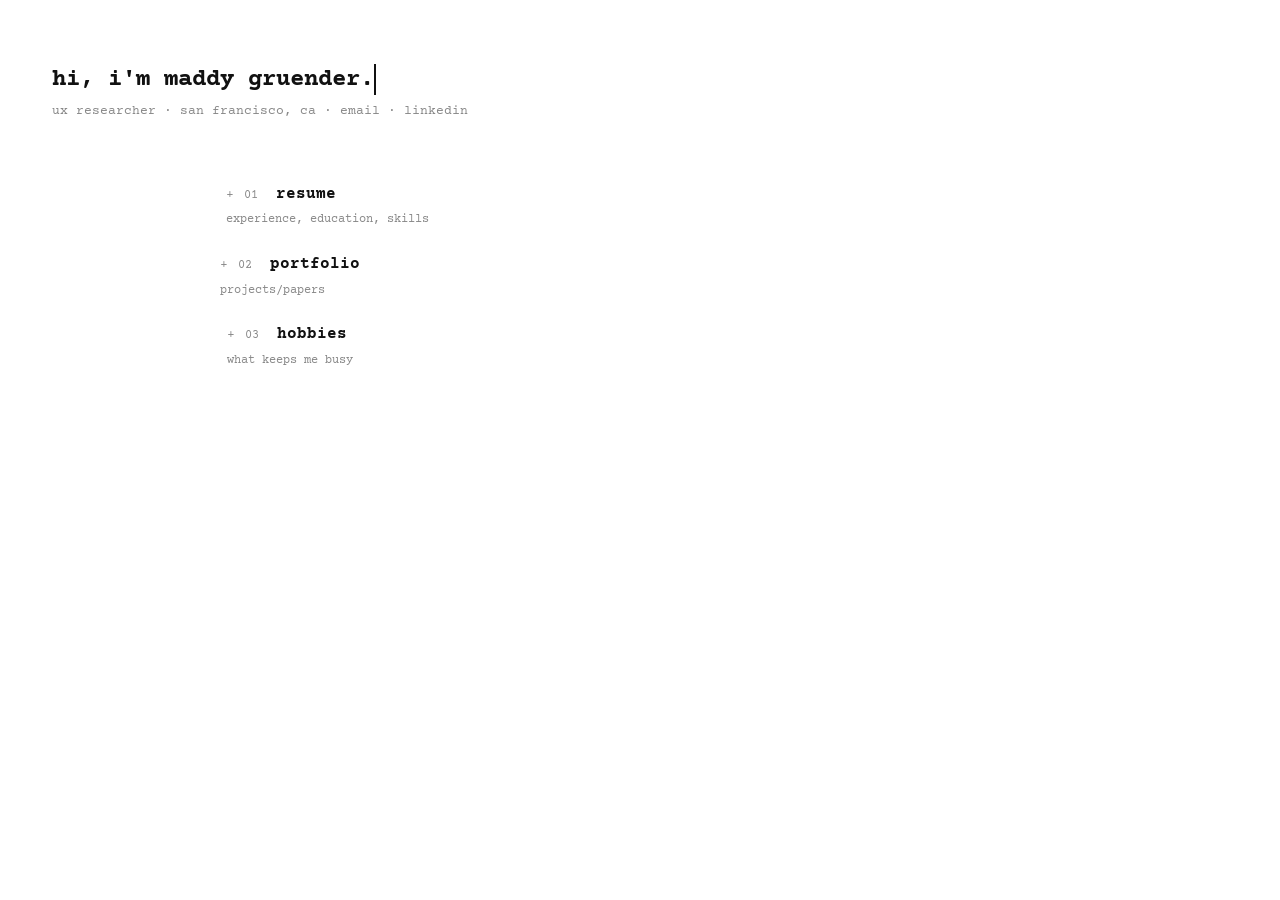
<file: index.html>
<!doctype html>
<html lang="en">
<head>
  <meta charset="UTF-8" />
  <meta name="viewport" content="width=device-width, initial-scale=1.0" />
  <title>Maddy Gruender</title>
  <link rel="stylesheet" href="style.css" />
</head>
<body class="home">
 
  <main class="home-page">
 
    <p class="home-greeting">hi, i'm <span class="typewriter">maddy gruender.</span></p>
    <p class="home-sub">ux researcher · san francisco, ca · <a href="mailto:mgruende@ucsc.edu">email</a> · <a href="https://www.linkedin.com/in/maddy-gruender-5456a3279/" target="_blank" rel="noreferrer">linkedin</a> </p>
 
    <nav class="home-menu" aria-label="Site navigation">
      <a class="home-menu-item" href="resume.html">
        <div class="menu-row">
          <span class="menu-plus">+</span>
          <span class="menu-num">01</span>
          <span class="menu-label">resume</span>
        </div>
        <span class="menu-desc">experience, education, skills</span>
      </a>
      <a class="home-menu-item" href="portfolio.html">
        <div class="menu-row">
          <span class="menu-plus">+</span>
          <span class="menu-num">02</span>
          <span class="menu-label">portfolio</span>
        </div>
        <span class="menu-desc">projects/papers</span>
      </a>
      <a class="home-menu-item" href="hobbies.html">
        <div class="menu-row">
          <span class="menu-plus">+</span>
          <span class="menu-num">03</span>
          <span class="menu-label">hobbies</span>
        </div>
        <span class="menu-desc">what keeps me busy</span>
      </a>
    </nav>
 
 
 
  </main>
 
</body>
</html>
</file>
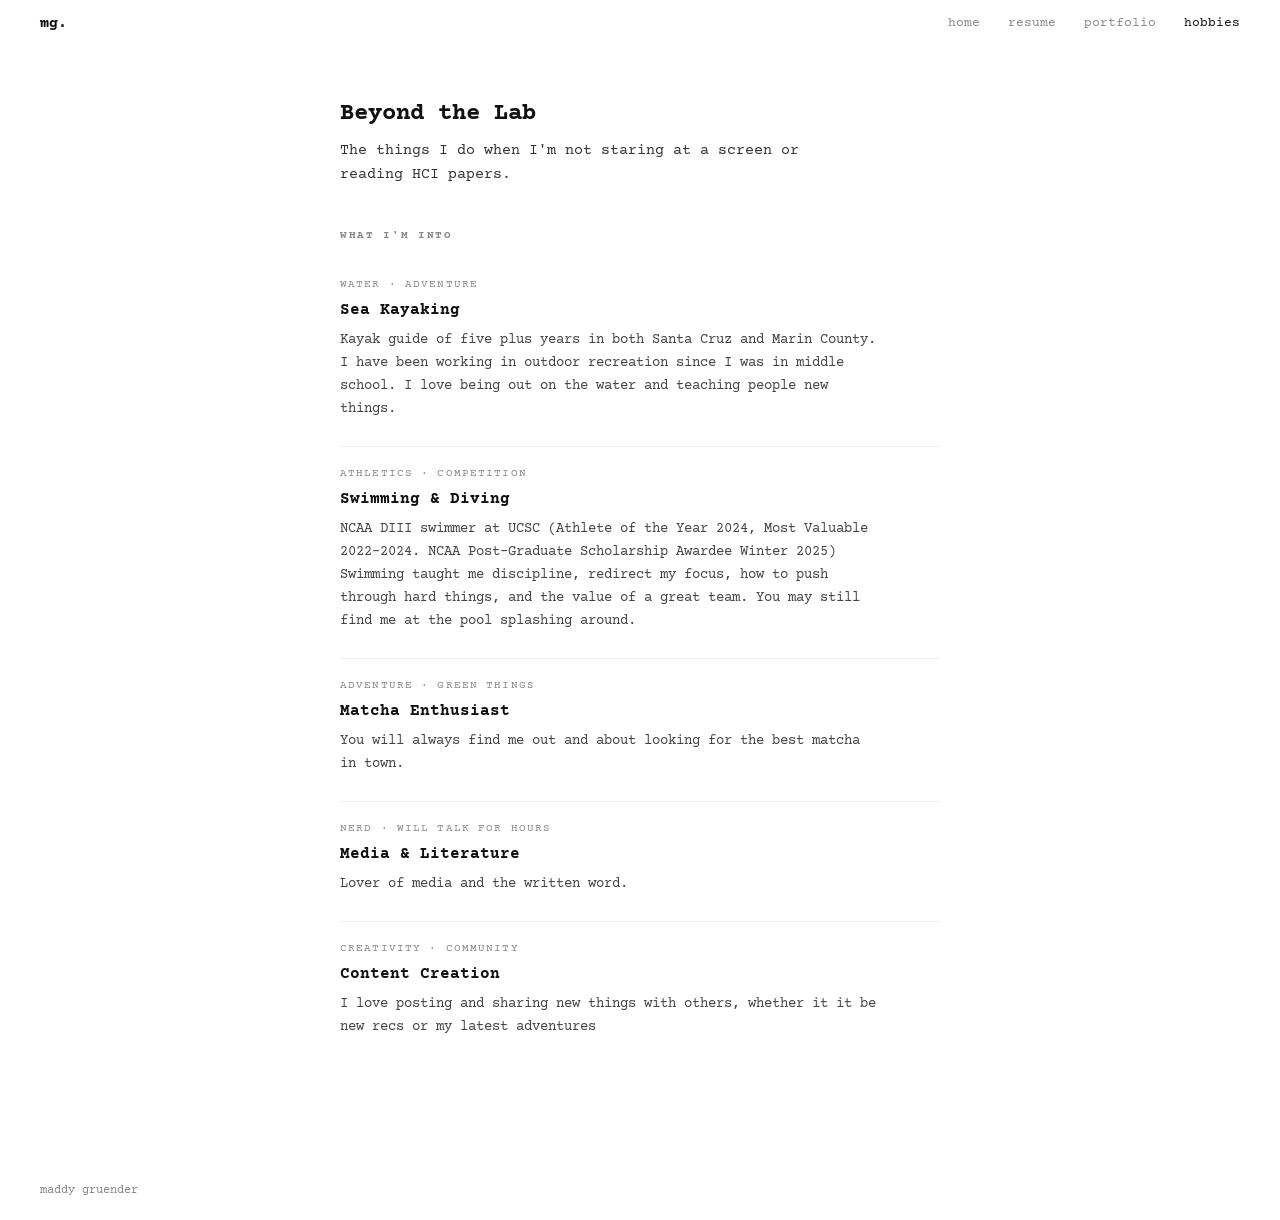
<file: hobbies.html>
<!doctype html>
<html lang="en">
<head>
  <meta charset="UTF-8" />
  <meta name="viewport" content="width=device-width, initial-scale=1.0" />
  <title>Hobbies — Maddy Gruender</title>
  <link rel="stylesheet" href="style.css" />
</head>
<body>

  <nav>
    <a class="nav-logo" href="index.html">mg.</a>
    <div class="nav-links">
      <a href="index.html">home</a>
      <a href="resume.html">resume</a>
      <a href="portfolio.html">portfolio</a>
      <a href="hobbies.html" class="active">hobbies</a>
    </div>
  </nav>

  <main class="page">
    <header>
      <h1>Beyond the Lab</h1>
      <p class="summary" style="margin-top: 10px;">
        The things I do when I'm not staring at a screen or reading HCI papers.
      </p>
    </header>

    <div class="section-title">What I'm Into</div>

    <div class="item-row">
      <div class="item-row-label">Water · Adventure</div>
      <h3>Sea Kayaking</h3>
      <p>Kayak guide of five plus years in both Santa Cruz and Marin County. I have been working in outdoor recreation since I was in middle school. I love being out on the water and teaching people new things. </p>
    </div>

    <div class="item-row">
      <div class="item-row-label">Athletics · Competition</div>
      <h3>Swimming & Diving</h3>
      <p>NCAA DIII swimmer at UCSC (Athlete of the Year 2024, Most Valuable 2022–2024. NCAA Post-Graduate Scholarship Awardee Winter 2025) Swimming taught me discipline, redirect my focus, how to push through hard things, and the value of a great team. You may still find me at the pool splashing around.</p>
    </div>

     <div class="item-row">
      <div class="item-row-label">Adventure · Green Things</div>
      <h3>Matcha Enthusiast</h3>
      <p>You will always find me out and about looking for the best matcha in town. </p>
    </div>

   <div class="item-row">
      <div class="item-row-label">Nerd · Will Talk for Hours</div>
      <h3>Media & Literature</h3>
      <p>Lover of media and the written word. </p>
    </div>
    
    <div class="item-row">
      <div class="item-row-label">Creativity · Community</div>
      <h3>Content Creation</h3>
      <p>I love posting and sharing new things with others, whether it it be new recs or my latest adventures</p>
    </div>

   

    <!--
      ── HOW TO ADD A NEW HOBBY ──
      Copy the block below and fill in your details.

      <div class="item-row">
        <div class="item-row-label">Category · Tag</div>
        <h3>Hobby Name</h3>
        <p>A short personal description. What do you love about it? What does it give you?</p>
      </div>
    -->

  </main>

  <footer>
    <a href="index.html">maddy gruender</a>
  </footer>

</body>
</html>
</file>
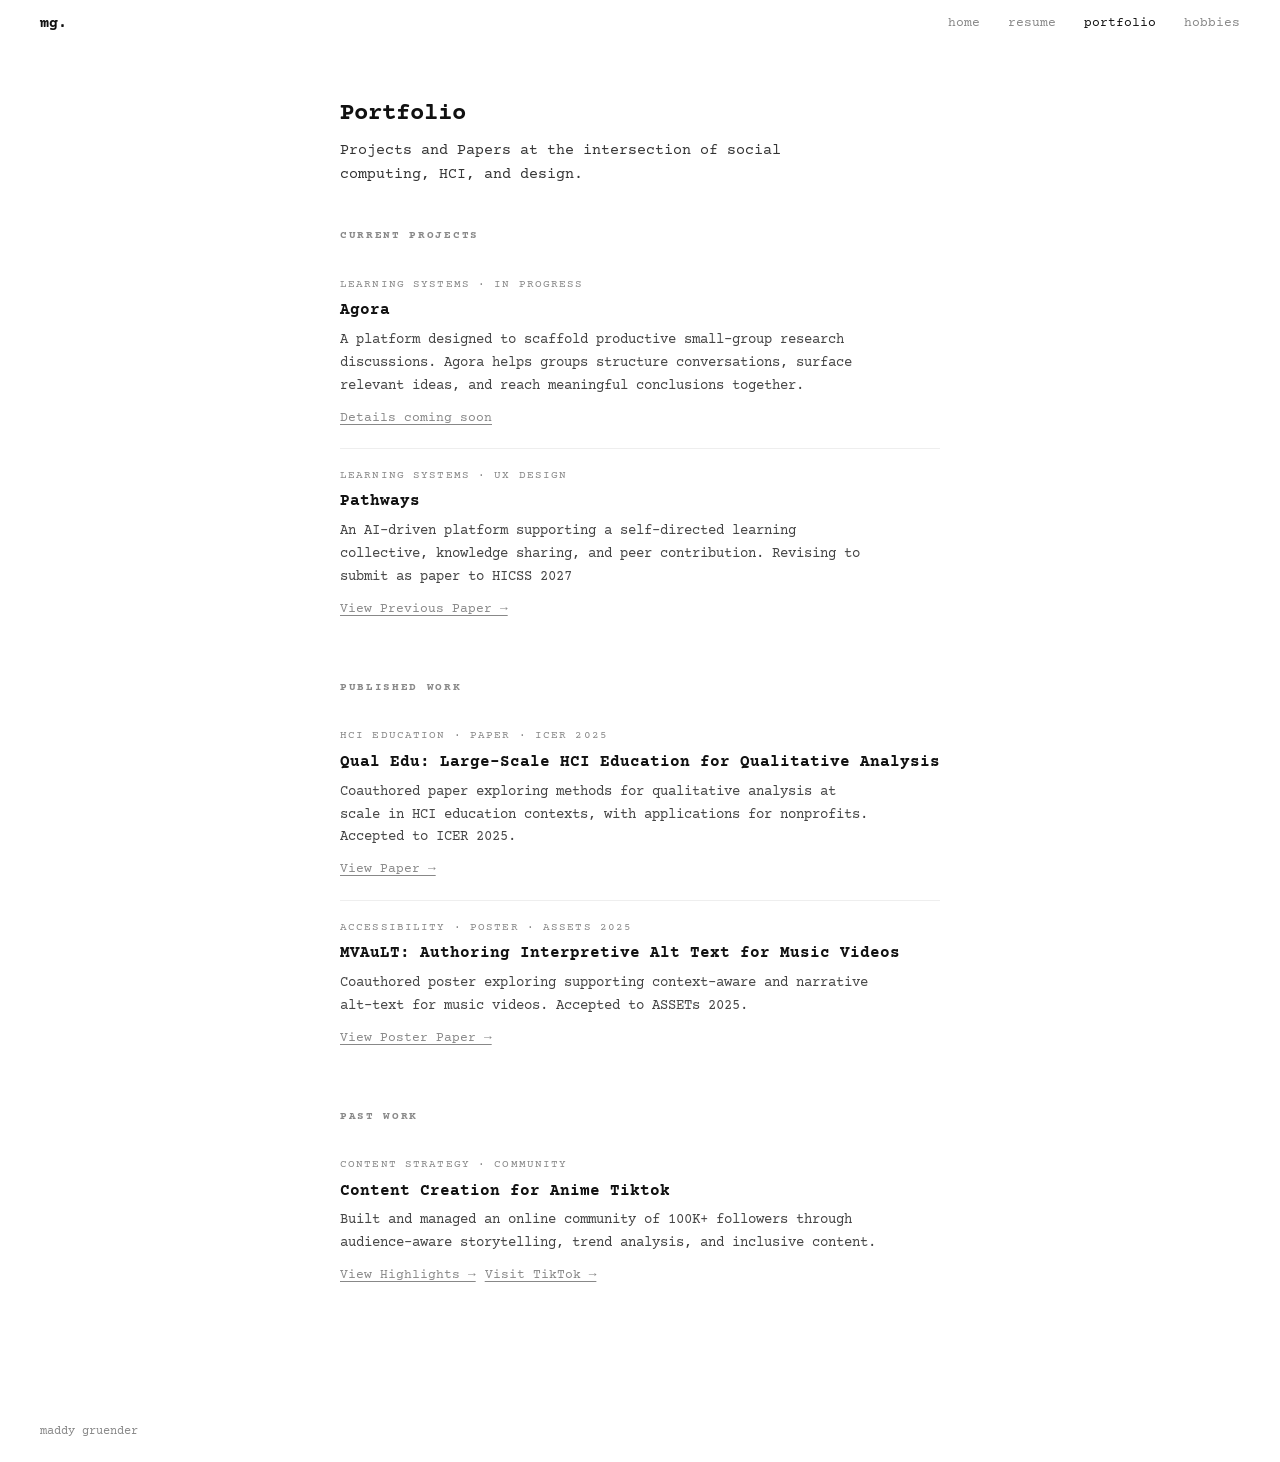
<file: portfolio.html>
<!doctype html>
<html lang="en">
<head>
  <meta charset="UTF-8" />
  <meta name="viewport" content="width=device-width, initial-scale=1.0" />
  <title>Portfolio — Maddy Gruender</title>
  <link rel="stylesheet" href="style.css" />
</head>
<body>

  <nav>
    <a class="nav-logo" href="index.html">mg.</a>
    <div class="nav-links">
      <a href="index.html">home</a>
      <a href="resume.html">resume</a>
      <a href="portfolio.html" class="active">portfolio</a>
      <a href="hobbies.html">hobbies</a>
    </div>
  </nav>

  <main class="page">
    <header>
      <h1>Portfolio</h1>
      <p class="summary" style="margin-top: 10px;">
        Projects and Papers at the intersection of social computing, HCI, and design.
      </p>
    </header>

    <!-- ── CURRENT ── -->
    <div class="section-title">Current Projects</div>

    <div class="item-row">
      <div class="item-row-label">Learning Systems · In Progress</div>
      <h3>Agora</h3>
      <p>A platform designed to scaffold productive small-group research discussions. Agora helps groups structure conversations, surface relevant ideas, and reach meaningful conclusions together.</p>
      <span class="item-row-link muted">Details coming soon</span>
    </div>

    <div class="item-row">
      <div class="item-row-label">Learning Systems · UX Design</div>
      <h3>Pathways</h3>
      <p>An AI-driven platform supporting a self-directed learning collective, knowledge sharing, and peer contribution. Revising to submit as paper to HICSS 2027</p>
      <a class="item-row-link" href="https://drive.google.com/file/d/1Wdllm3Kdh4gbYgS9pNpJyJtILqdoyT8p/view?usp=sharing" target="_blank" rel="noreferrer">View Previous Paper →</a>
    </div>

    <!-- ── PUBLISHED ── -->
    <div class="section-title">Published Work</div>

    <div class="item-row">
      <div class="item-row-label">HCI Education · Paper · ICER 2025</div>
      <h3>Qual Edu: Large-Scale HCI Education for Qualitative Analysis</h3>
      <p>Coauthored paper exploring methods for qualitative analysis at scale in HCI education contexts, with applications for nonprofits. Accepted to ICER 2025.</p>
      <a class="item-row-link" href="https://dl.acm.org/doi/10.1145/3702652.3744206" target="_blank" rel="noreferrer">View Paper →</a>
    </div>

    <div class="item-row">
      <div class="item-row-label">Accessibility · Poster · ASSETS 2025</div>
      <h3>MVAuLT: Authoring Interpretive Alt Text for Music Videos</h3>
      <p>Coauthored poster exploring supporting context-aware and narrative alt-text for music videos. Accepted to ASSETs 2025.</p>
      <a class="item-row-link" href="https://dl.acm.org/doi/10.1145/3663547.3759691" target="_blank" rel="noreferrer">View Poster Paper →</a>
    </div>

    <!-- ── PAST ── -->
    <div class="section-title">Past Work</div>

    <div class="item-row">
      <div class="item-row-label">Content Strategy · Community</div>
      <h3>Content Creation for Anime Tiktok</h3>
      <p>Built and managed an online community of 100K+ followers through audience-aware storytelling, trend analysis, and inclusive content.</p>
      <a class="item-row-link" href="https://docs.google.com/document/d/1qQJPfcPBMjINSQCQJK1ecfqTWiue5hLMxzvp1ONPd4g/edit?usp=sharing" target="_blank" rel="noreferrer">View Highlights →</a>
      <a class="item-row-link" href="https://www.tiktok.com/@neptuniium" target="_blank" rel="noreferrer">Visit TikTok →</a>
    </div>

    <!--
      ── HOW TO ADD A NEW PROJECT ──
      Copy the block below and fill in your details.

      <div class="item-row">
        <div class="item-row-label">Category · Tag</div>
        <h3>Project Title</h3>
        <p>Short description of the project: what it is, what you did, and why it matters.</p>
        <a class="item-row-link" href="#">View project →</a>
      </div>
    -->

  </main>

  <footer>
    <a href="index.html">maddy gruender</a>
  </footer>

</body>
</html>
</file>
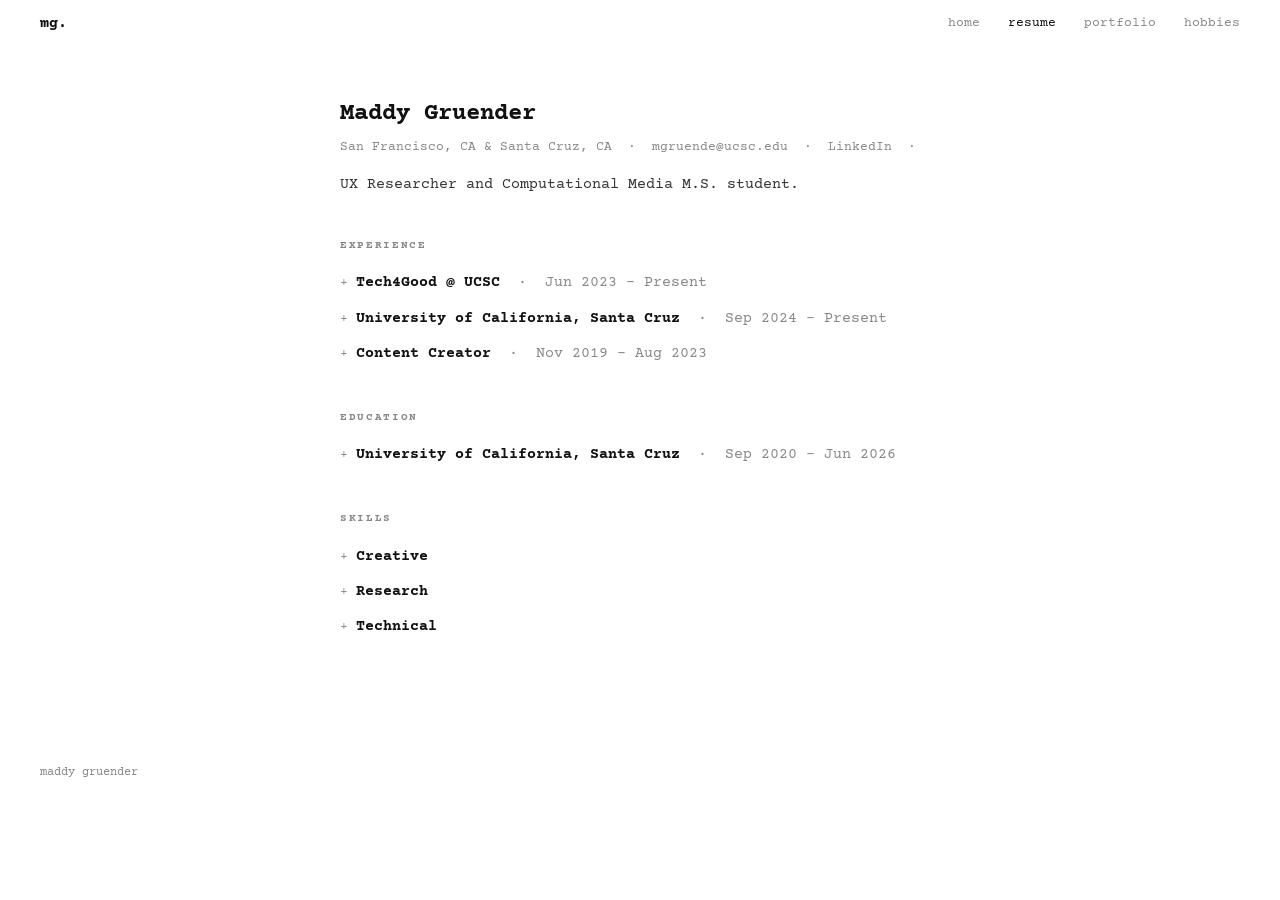
<file: resume.html>
<!doctype html>
<html lang="en">
<head>
  <meta charset="UTF-8" />
  <meta name="viewport" content="width=device-width, initial-scale=1.0" />
  <title>Resume — Maddy Gruender</title>
  <link rel="stylesheet" href="style.css" />
</head>
<body>

  <nav>
    <a class="nav-logo" href="index.html">mg.</a>
    <div class="nav-links">
      <a href="index.html">home</a>
      <a href="resume.html" class="active">resume</a>
      <a href="portfolio.html">portfolio</a>
      <a href="hobbies.html">hobbies</a>
    </div>
  </nav>

  <main class="page">
    <header>
      <h1>Maddy Gruender</h1>
      <p class="meta">
        San Francisco, CA & Santa Cruz, CA &nbsp;·&nbsp;
        <a href="mailto:mgruende@ucsc.edu">mgruende@ucsc.edu</a> &nbsp;·&nbsp;
        <a href="https://www.linkedin.com/in/maddy-gruender-5456a3279/" target="_blank" rel="noreferrer">LinkedIn</a> &nbsp;·&nbsp;
      </p>
      <p class="summary">
        UX Researcher and Computational Media M.S. student.
      </p>
    </header>

    <!-- ── EXPERIENCE ── -->
    <div class="section-title">Experience</div>

    <!-- Tech4Good -->
    <details>
      <summary>
        <span class="item-title">Tech4Good @ UCSC</span>
        <span class="muted"> &nbsp;·&nbsp; Jun 2023 – Present</span>
      </summary>
      <div class="level-2">

        <details>
          <summary>
            <span class="item-title">Graduate Student / UX Researcher</span>
            <span class="muted"> &nbsp;·&nbsp; Sep 2024 – Present</span>
          </summary>
          <div class="level-3">
            <p class="desc-summary">Designing and studying platforms that support learning, collaboration, and discussion through human-centered and social computing approaches.</p>
            <details>
              <summary><span class="muted" style="font-size:0.8rem;">details</span></summary>
              <div style="padding-left:14px; margin-top:4px;">
                <p>Coauthored a paper accepted to ICER 2025 on large-scale HCI education and qualitative analysis for nonprofits.</p>
                <p>Designed UX for Pathways, an AI-driven platform supporting self-directed learning, knowledge sharing, and peer contribution.</p>
                <p>Currently working on Agora, a platform that scaffolds productive small-group research discussions.</p>
                <p>Conduct usability testing, user interviews, wireframing, qualitative analysis, and AI prompt design.</p>
              </div>
            </details>
          </div>
        </details>

        <details>
          <summary>
            <span class="item-title">Special Interest Group (SIG) Manager</span>
            <span class="muted"> &nbsp;·&nbsp; Sep 2024 – Mar 2025</span>
          </summary>
          <div class="level-3">
            <p class="desc-summary">Coordinated lab operations, communication, and shared planning across research teams.</p>
            <details>
              <summary><span class="muted" style="font-size:0.8rem;">details</span></summary>
              <div style="padding-left:14px; margin-top:4px;">
                <p>Oversaw updates, schedules, and milestone planning for collaborative research groups.</p>
                <p>Organized weekly updates, presentations, and lab-wide communication.</p>
              </div>
            </details>
          </div>
        </details>

        <details>
          <summary>
            <span class="item-title">Undergraduate Research Assistant / User Researcher</span>
            <span class="muted"> &nbsp;·&nbsp; Jun 2023 – Sep 2024</span>
          </summary>
          <div class="level-3">
            <p class="desc-summary">Supported social computing research focused on the relationship between people, platforms, and interaction.</p>
            <details>
              <summary><span class="muted" style="font-size:0.8rem;">details</span></summary>
              <div style="padding-left:14px; margin-top:4px;">
                <p>Conducted user interviews and supported study administration.</p>
                <p>Developed wireframes and task flows for educational platforms.</p>
                <p>Contributed to research writing, synthesis, and qualitative analysis.</p>
              </div>
            </details>
          </div>
        </details>

      </div>
    </details>

    <!-- UCSC Teaching -->
    <details>
      <summary>
        <span class="item-title">University of California, Santa Cruz</span>
        <span class="muted"> &nbsp;·&nbsp; Sep 2024 – Present</span>
      </summary>
      <div class="level-2">

        <details>
          <summary>
            <span class="item-title">Graduate Teaching Assistant</span>
            <span class="muted"> &nbsp;·&nbsp; Apr 2025 – Present</span>
          </summary>
          <div class="level-3">
            <p class="desc-summary">Taught and supported undergraduate psychology courses through section leadership, grading, and student mentorship.</p>
            <details>
              <summary><span class="muted" style="font-size:0.8rem;">details</span></summary>
              <div style="padding-left:14px; margin-top:4px;">
                <p>PSYC 20: Introduction to Cognition.</p>
                <p>PSYC 10: Introduction to Developmental Psychology.</p>
                <p>Led sections, hosted office hours, graded assignments, and co-hosted exam reviews.</p>
              </div>
            </details>
          </div>
        </details>

        <details>
          <summary>
            <span class="item-title">Graduate Student Reader</span>
            <span class="muted"> &nbsp;·&nbsp; Jun 2025 – Jul 2025</span>
          </summary>
          <div class="level-3">
            <p class="desc-summary">Supported course instruction and evaluation for Foundations of Game Design.</p>
            <details>
              <summary><span class="muted" style="font-size:0.8rem;">details</span></summary>
              <div style="padding-left:14px; margin-top:4px;">
                <p>CMPM 80K: Foundations of Game Design, Summer 2025.</p>
              </div>
            </details>
          </div>
        </details>

        <details>
          <summary>
            <span class="item-title">Writing Tutor</span>
            <span class="muted"> &nbsp;·&nbsp; Sep 2024 – Apr 2025</span>
          </summary>
          <div class="level-3">
            <p class="desc-summary">Provided writing support for undergraduate researchers in the Tech4Good Lab.</p>
            <details>
              <summary><span class="muted" style="font-size:0.8rem;">details</span></summary>
              <div style="padding-left:14px; margin-top:4px;">
                <p>Gave feedback on abstracts, introductions, and other aspects of research writing.</p>
                <p>Helped students iterate on clarity, structure, and argumentation.</p>
                <p>Collaborated with faculty on grant writing.</p>
              </div>
            </details>
          </div>
        </details>

      </div>
    </details>
    
    <!-- Content Creator -->
    <details>
      <summary>
        <span class="item-title">Content Creator</span>
        <span class="muted"> &nbsp;·&nbsp; Nov 2019 – Aug 2023</span>
      </summary>
      <div class="level-2">
        <details>
          <summary>
            <span class="item-title">Freelance Social Creator</span>
            <span class="muted"> &nbsp;·&nbsp; Nov 2019 – Aug 2023</span>
          </summary>
          <div class="level-3">
            <p class="desc-summary">Built and managed a TikTok audience of 100K+ through short-form, trend-aware content rooted in humor, storytelling, and community engagement.</p>
            <p href="https://www.tiktok.com/@neptuniium" target="_blank" rel="noreferrer">TikTok</p> 
            <details>
              <summary><span class="muted" style="font-size:0.8rem;">details</span></summary>
              <div style="padding-left:14px; margin-top:4px;">
                <p>Grew a niche TikTok account to 100K+ followers through social-first video content and audience-aware storytelling.</p>
                <p>Tracked platform trends, sounds, and shifts in engagement patterns to adapt content strategy.</p>
                <p>Created branded and promotional content while maintaining a consistent voice and audience trust.</p>
                <p>Built an inclusive online community that emphasized participation, positivity, and representation.</p>
              </div>
            </details>
          </div>
        </details>
      </div>
    </details>

    <!-- ── EDUCATION ── -->
    <div class="section-title">Education</div>

    <details>
      <summary>
        <span class="item-title">University of California, Santa Cruz</span>
        <span class="muted"> &nbsp;·&nbsp; Sep 2020 – Jun 2026</span>
      </summary>
      <div class="level-2">

        <details>
          <summary>
            <span class="item-title">Computational Media M.S. </span>
            <span class="muted"> &nbsp;·&nbsp; Sep 2024 – Jun 2026</span>
          </summary>
          <div class="level-3">
            <p class="desc-summary">Focus on computational media, social computing, UX, and learning systems.</p>
          </div>
        </details>

        <details>
          <summary>
            <span class="item-title">Cognitive Science B.S. </span>
            <span class="muted"> &nbsp;·&nbsp; Sep 2020 – Mar 2024</span>
          </summary>
          <div class="level-3">
            <p class="desc-summary">Emphasis in Human-Computer Interaction and AI. GPA: 3.98/4.0, Summa Cum Laude.</p>
            <details>
              <summary><span class="muted" style="font-size:0.8rem;">details</span></summary>
              <div style="padding-left:14px; margin-top:4px;">
                <p>NCAA DIII Swimming and Diving: Athlete of the Year 2024, Most Valuable 2022–2024.</p>
              </div>
            </details>
          </div>
        </details>

      </div>
    </details>

    <!-- ── SKILLS ── -->
    <div class="section-title">Skills</div>

    <details>
      <summary><span class="item-title">Creative</span></summary>
      <div class="level-3" style="margin-top:4px;">
        <p>Social Content Strategy &nbsp;·&nbsp; Short Form Video Concepting &nbsp;·&nbsp; Copywriting &nbsp;·&nbsp; Community Building</p>
      </div>
    </details>

    <details>
      <summary><span class="item-title">Research</span></summary>
      <div class="level-3" style="margin-top:4px;">
        <p>User Research &nbsp;·&nbsp; Qualitative Analysis &nbsp;·&nbsp; Quantative Analysis &nbsp;·&nbsp;Usability Testing &nbsp;·&nbsp; Wireframing &nbsp;·&nbsp; Figma &nbsp;·&nbsp; Prompt Engineering</p>
      </div>
    </details>

    <details>
      <summary><span class="item-title">Technical</span></summary>
      <div class="level-3" style="margin-top:4px;">
        <p>HTML &nbsp;·&nbsp; Some Python</p>
      </div>
    </details>

  </main>

  <footer>
    <a href="index.html">maddy gruender</a>
  </footer>

</body>
</html>
</file>
<file: style.css>
@import url('https://fonts.googleapis.com/css2?family=Courier+Prime:ital,wght@0,400;0,700;1,400&display=swap');
 
:root {
  --bg: #ffffff;
  --ink: #111111;
  --muted: #888888;
  --border: #dddddd;
  --nav-h: 48px;
}
 
*, *::before, *::after {
  box-sizing: border-box;
  margin: 0;
  padding: 0;
}
 
html { scroll-behavior: smooth; }
 
body {
  background: var(--bg);
  color: var(--ink);
  font-family: 'Courier Prime', 'Courier New', Courier, monospace;
  font-size: 0.95rem;
  line-height: 1.65;
  min-height: 100vh;
}
 
a {
  color: inherit;
  text-decoration: none;
}
a:hover {
  text-decoration: underline;
  text-underline-offset: 3px;
}
 
/* ── NAV ── */
nav {
  position: sticky;
  top: 0;
  z-index: 100;
  height: var(--nav-h);
  background: var(--bg);
  display: flex;
  align-items: center;
  padding: 0 40px;
  justify-content: space-between;
}
 
.nav-logo {
  font-weight: 700;
  font-size: 0.95rem;
}
 
.nav-links {
  display: flex;
  gap: 28px;
}
 
.nav-links a {
  font-size: 0.82rem;
  color: var(--muted);
  text-transform: lowercase;
}
 
.nav-links a:hover { text-decoration: none; color: var(--ink); }
.nav-links a.active { color: var(--ink); }
 
/* ── INNER PAGES ── */
.page {
  max-width: 680px;
  margin: 0 auto;
  padding: 52px 40px 96px;
}
 
h1 {
  font-size: 1.5rem;
  font-weight: 700;
  line-height: 1.2;
  margin-bottom: 8px;
}
 
/* ── TYPEWRITER ── */
.typewriter {
  display: inline-block;
  overflow: hidden;
  white-space: nowrap;
  max-width: 0;
  border-right: 2px solid var(--ink);
  vertical-align: bottom;
  animation:
    typing 1.1s steps(20, end) 0.3s forwards,
    blink 0.7s step-end 1.4s infinite;
}
 
@keyframes typing {
  from { max-width: 0; }
  to   { max-width: 480px; }
}
 
@keyframes blink {
  0%, 100% { border-color: var(--ink); }
  50%       { border-color: transparent; }
}
 
/* ── META / MUTED ── */
.meta {
  color: var(--muted);
  font-size: 0.83rem;
  margin-bottom: 14px;
}
 
.muted { color: var(--muted); }
 
.summary {
  font-size: 0.92rem;
  max-width: 520px;
  color: #333;
}
 
/* ── SECTION LABEL ── */
.section-title {
  font-size: 0.7rem;
  font-weight: 700;
  letter-spacing: 0.15em;
  text-transform: uppercase;
  color: var(--muted);
  margin-top: 40px;
  margin-bottom: 12px;
}
 
/* ── RESUME ACCORDION ── */
details {
  margin-bottom: 4px;
}
 
summary {
  cursor: pointer;
  list-style: none;
  user-select: none;
  padding: 3px 0;
}
 
summary::-webkit-details-marker { display: none; }
 
summary::before {
  content: '+ ';
  color: var(--muted);
  font-size: 0.82rem;
}
 
details[open] > summary::before { content: '− '; }
 
.item-title {
  display: inline;
  font-weight: 700;
}
 
/* Resume levels */
.level-1 { padding-left: 0; }
 
.level-2 {
  padding-left: 20px;
  margin-top: 4px;
}
 
.level-3 {
  padding-left: 20px;
  margin-top: 2px;
  font-size: 0.87rem;
  color: #444;
}
 
.level-3 .desc-summary {
  color: var(--muted);
  font-size: 0.84rem;
  margin-bottom: 2px;
  font-style: italic;
}
 
.level-3 p { margin-bottom: 4px; }
 
/* ── PORTFOLIO / HOBBIES ROWS ── */
.item-row {
  padding: 18px 0;
}
 
.item-row + .item-row {
  border-top: 1px solid #eeeeee;
}
 
.item-row-label {
  font-size: 0.7rem;
  letter-spacing: 0.1em;
  text-transform: uppercase;
  color: var(--muted);
  margin-bottom: 4px;
}
 
.item-row h3 {
  font-size: 0.97rem;
  font-weight: 700;
  margin-bottom: 5px;
}
 
.item-row p {
  font-size: 0.87rem;
  color: #444;
  line-height: 1.65;
  max-width: 540px;
  margin-bottom: 7px;
}
 
.item-row-link {
  font-size: 0.8rem;
  color: var(--muted);
  text-decoration: underline;
  text-underline-offset: 3px;
}
 
.item-row-link:hover { color: var(--ink); }
 
/* ── HOME PAGE ── */
body.home {
  min-height: 100vh;
}
 
.home-page {
  padding: 64px 52px 64px;
  max-width: 580px;
}
 
.home-greeting {
  font-size: 1.5rem;
  font-weight: 700;
  line-height: 1.3;
  margin-bottom: 6px;
}
 
.home-sub {
  font-size: 0.82rem;
  color: var(--muted);
  margin-bottom: 48px;
}
 
/* ── HOME MENU ── */
.home-menu {
  display: flex;
  flex-direction: column;
  margin-bottom: 52px;
  margin-top: 40px;
}
 
.home-menu-item {
  display: flex;
  flex-direction: column;
  padding: 11px 0;
  text-decoration: none;
  color: var(--ink);
}
 
.home-menu-item:nth-child(1) { padding-left: 75px; }
.home-menu-item:nth-child(2) { padding-left: 0px; }
.home-menu-item:nth-child(3) { padding-left: 0px; }
 
.home-menu-item:hover .menu-label {
  text-decoration: underline;
  text-underline-offset: 3px;
}
 
.menu-row {
  display: flex;
  align-items: baseline;
  gap: 10px;
}
 
.menu-plus {
  color: var(--muted);
  font-size: 0.82rem;
  flex-shrink: 0;
}
 
.menu-num {
  font-size: 0.78rem;
  color: var(--muted);
  flex-shrink: 0;
  width: 22px;
}
 
.menu-label {
  font-size: 0.97rem;
  font-weight: 700;
}
 
.menu-desc {
  font-size: 0.78rem;
  color: var(--muted);
  margin-top: 2px;
  padding-left: 0;
}
 
/* ── FOOTER (inner pages) ── */
footer {
  padding: 20px 40px;
  font-size: 0.78rem;
  color: var(--muted);
}
</file>
